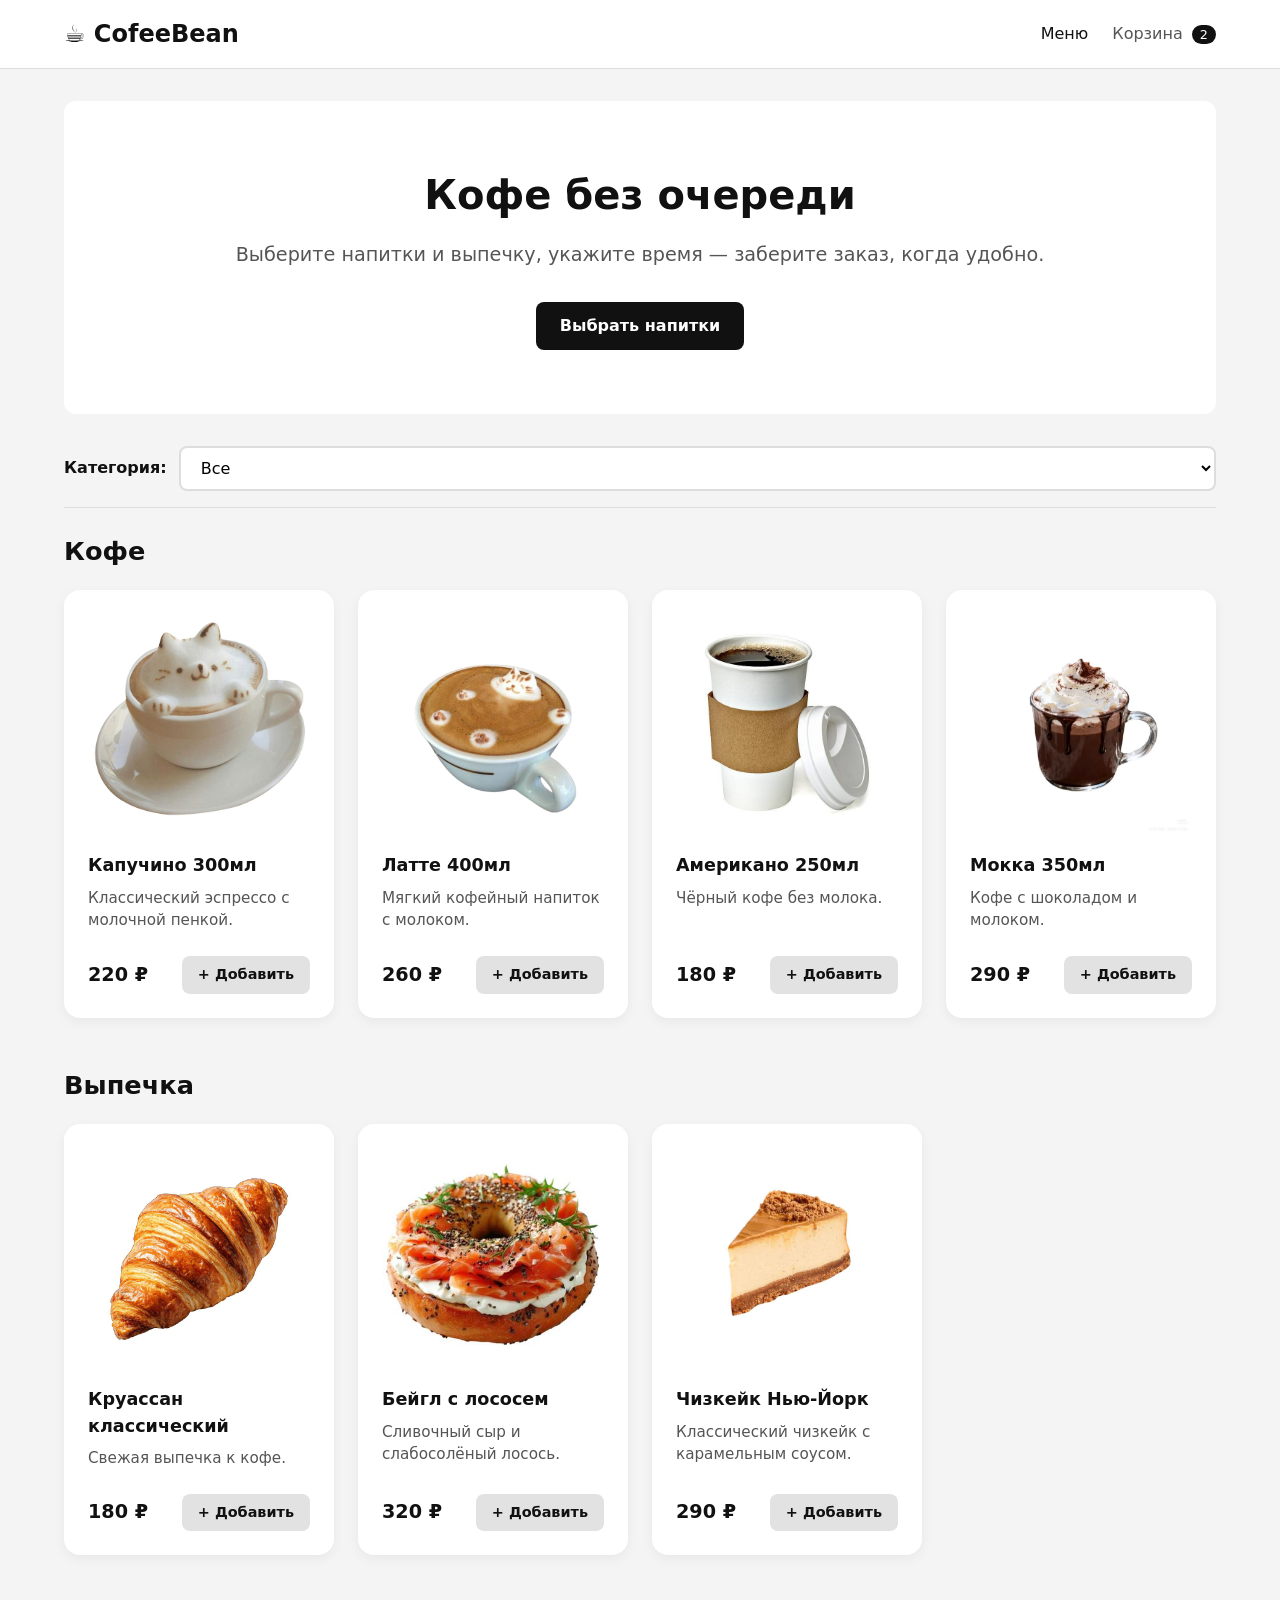
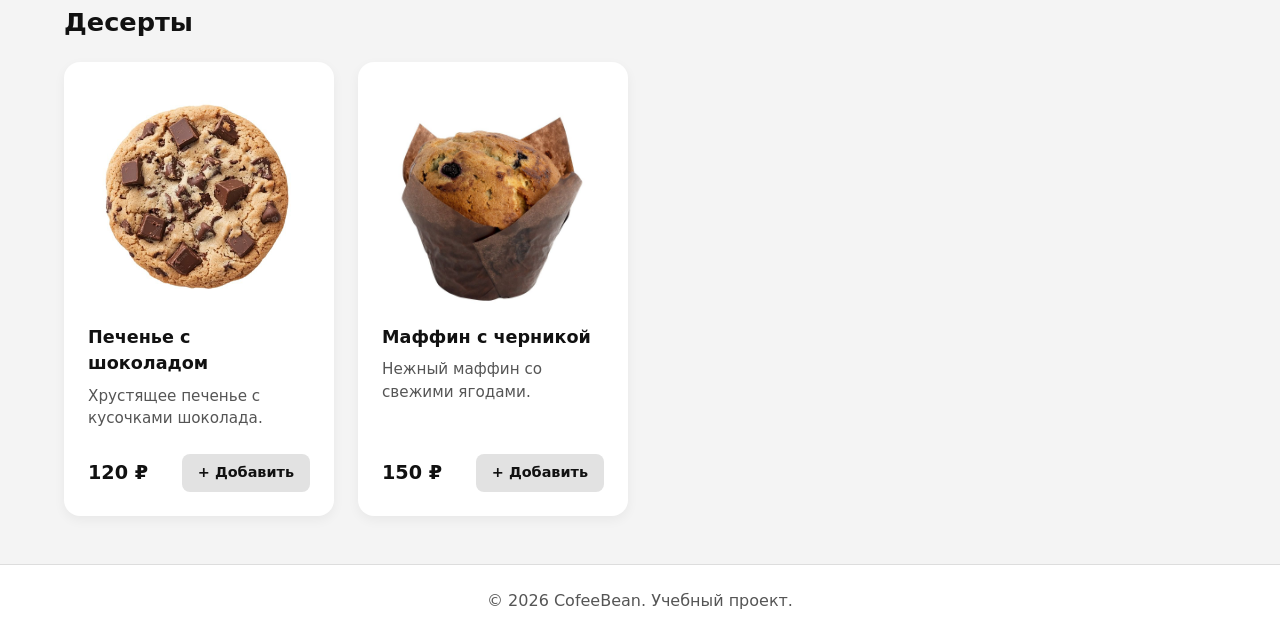
<file: index.html>
<!DOCTYPE html>
<html lang="ru">
<head>
  <meta charset="UTF-8">
  <meta name="viewport" content="width=device-width, initial-scale=1.0">
  <title>Кофейня CofeeBean — Меню</title>
  <link rel="stylesheet" href="style.css">
</head>
<body>
  <header class="site-header">
    <div class="container header-inner">
      <a href="index.html" class="logo">☕ CofeeBean</a>
      <nav class="main-nav">
        <a href="index.html" class="active">Меню</a>
        <a href="cart.html" class="cart-link">Корзина <span class="badge">2</span></a>
      </nav>
    </div>
  </header>

  <main class="container">
    <section class="hero">
      <h1>Кофе без очереди</h1>
      <p>Выберите напитки и выпечку, укажите время — заберите заказ, когда удобно.</p>
      <a href="#menu" class="btn btn-primary">Выбрать напитки</a>
    </section>

    <!-- Твой выпадающий список -->
    <section class="filter-section">
      <label for="category-filter">Категория:</label>
      <select id="category-filter" name="category">
        <option value="all">Все</option>
        <option value="coffee">Кофе</option>
        <option value="bakery">Выпечка</option>
        <option value="desserts">Десерты</option>
      </select>
    </section>

    <!-- Секция: Кофе -->
    <section id="coffee" class="menu-section">
      <h2>Кофе</h2>
      <div class="grid-cards">
        <article class="card">
          <img src="images/11796daee867e1553b3d991bfcaa5bfa.jpg" alt="Капучино" class="card-img">
          <h3>Капучино 300мл</h3>
          <p>Классический эспрессо с молочной пенкой.</p>
          <div class="card-bottom">
            <span class="price">220 ₽</span>
            <a href="cart.html" class="btn btn-small">+ Добавить</a>
          </div>
        </article>
        <article class="card">
          <img src="images/b919640f1c56140a786569c09f445da8.jpg" alt="Латте" class="card-img">
          <h3>Латте 400мл</h3>
          <p>Мягкий кофейный напиток с молоком.</p>
          <div class="card-bottom">
            <span class="price">260 ₽</span>
            <a href="cart.html" class="btn btn-small">+ Добавить</a>
          </div>
        </article>
        <article class="card">
          <img src="images/708e096c5f758bf6b2bc635ba0224aee.jpg" alt="Американо" class="card-img">
          <h3>Американо 250мл</h3>
          <p>Чёрный кофе без молока.</p>
          <div class="card-bottom">
            <span class="price">180 ₽</span>
            <a href="cart.html" class="btn btn-small">+ Добавить</a>
          </div>
        </article>
        <article class="card">
          <img src="images/02ba208f19c03f80946998dfc3d722f1.jpg" alt="Мокка" class="card-img">
          <h3>Мокка 350мл</h3>
          <p>Кофе с шоколадом и молоком.</p>
          <div class="card-bottom">
            <span class="price">290 ₽</span>
            <a href="cart.html" class="btn btn-small">+ Добавить</a>
          </div>
        </article>
      </div>
    </section>

    <!-- Секция: Выпечка -->
    <section id="bakery" class="menu-section">
      <h2>Выпечка</h2>
      <div class="grid-cards">
        <article class="card">
          <img src="images/круассан.jpg" alt="Круассан" class="card-img">
          <h3>Круассан классический</h3>
          <p>Свежая выпечка к кофе.</p>
          <div class="card-bottom">
            <span class="price">180 ₽</span>
            <a href="cart.html" class="btn btn-small">+ Добавить</a>
          </div>
        </article>
        <article class="card">
          <img src="images/бейгл.jpg" alt="Бейгл с лососем" class="card-img">
          <h3>Бейгл с лососем</h3>
          <p>Сливочный сыр и слабосолёный лосось.</p>
          <div class="card-bottom">
            <span class="price">320 ₽</span>
            <a href="cart.html" class="btn btn-small">+ Добавить</a>
          </div>
        </article>
        <article class="card">
          <img src="images/чизкейк.jpg" alt="Чизкейк" class="card-img">
          <h3>Чизкейк Нью-Йорк</h3>
          <p>Классический чизкейк с карамельным соусом.</p>
          <div class="card-bottom">
            <span class="price">290 ₽</span>
            <a href="cart.html" class="btn btn-small">+ Добавить</a>
          </div>
        </article>
      </div>
    </section>

    <!-- Секция: Десерты -->
    <section id="desserts" class="menu-section">
      <h2>Десерты</h2>
      <div class="grid-cards">
        <article class="card">
          <img src="images/печенько.jpg" alt="Печенье" class="card-img">
          <h3>Печенье с шоколадом</h3>
          <p>Хрустящее печенье с кусочками шоколада.</p>
          <div class="card-bottom">
            <span class="price">120 ₽</span>
            <a href="cart.html" class="btn btn-small">+ Добавить</a>
          </div>
        </article>
        <article class="card">
          <img src="images/маффин.jpg" alt="Маффин" class="card-img">
          <h3>Маффин с черникой</h3>
          <p>Нежный маффин со свежими ягодами.</p>
          <div class="card-bottom">
            <span class="price">150 ₽</span>
            <a href="cart.html" class="btn btn-small">+ Добавить</a>
          </div>
        </article>
      </div>
    </section>
  </main>

  <footer class="site-footer">
    <div class="container">
      <p>© 2026 CofeeBean. Учебный проект.</p>
    </div>
  </footer>
</body>
</html>
</file>
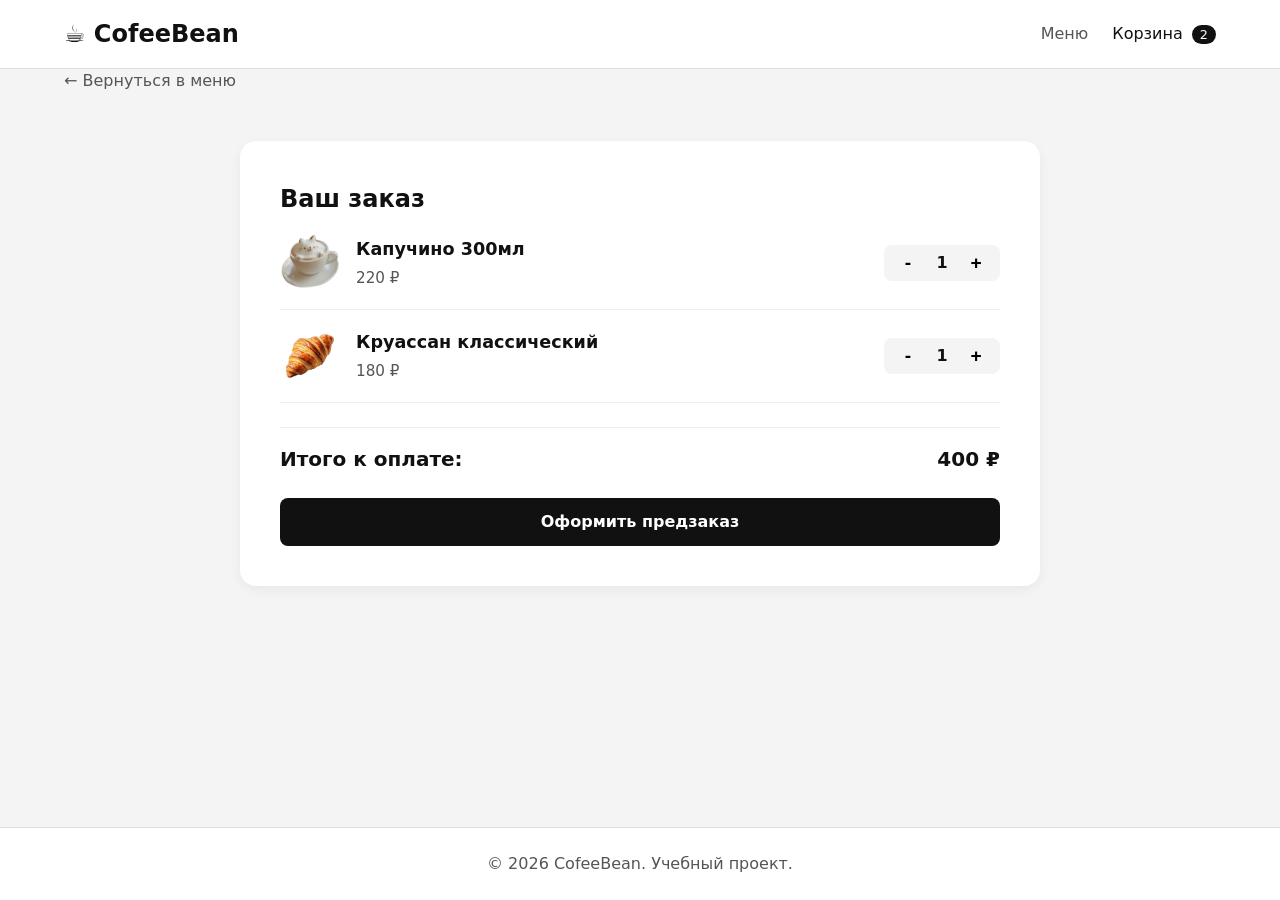
<file: cart.html>
<!DOCTYPE html>
<html lang="ru">
<head>
  <meta charset="UTF-8">
  <meta name="viewport" content="width=device-width, initial-scale=1.0">
  <title>Корзина — CofeeBean</title>
  <link rel="stylesheet" href="style.css">
</head>
<body>
  <header class="site-header">
    <div class="container header-inner">
      <a href="index.html" class="logo">☕ CofeeBean</a>
      <nav class="main-nav">
        <a href="index.html">Меню</a>
        <a href="cart.html" class="cart-link active">Корзина <span class="badge">2</span></a>
      </nav>
    </div>
  </header>

  <main class="container">
    <a href="index.html" class="back-link">← Вернуться в меню</a>
    
    <section class="panel">
      <h1>Ваш заказ</h1>
      
      <ul class="cart-list">
        <li class="cart-item">
          <img src="images/11796daee867e1553b3d991bfcaa5bfa.jpg" alt="Капучино" class="cart-img">
          <div class="cart-info">
            <h4>Капучино 300мл</h4>
            <span>220 ₽</span>
          </div>
          <div class="quantity-controls">
            <button class="qty-btn">-</button>
            <span class="qty-num">1</span>
            <button class="qty-btn">+</button>
          </div>
        </li>
        <li class="cart-item">
          <img src="images/круассан.jpg" alt="Круассан" class="cart-img">
          <div class="cart-info">
            <h4>Круассан классический</h4>
            <span>180 ₽</span>
          </div>
          <div class="quantity-controls">
            <button class="qty-btn">-</button>
            <span class="qty-num">1</span>
            <button class="qty-btn">+</button>
          </div>
        </li>
      </ul>

      <div class="cart-total">
        <strong>Итого к оплате:</strong>
        <strong>400 ₽</strong>
      </div>

      <a href="checkout.html" class="btn btn-primary btn-full">Оформить предзаказ</a>
    </section>
  </main>

  <footer class="site-footer">
    <div class="container">
      <p>© 2026 CofeeBean. Учебный проект.</p>
    </div>
  </footer>
</body>
</html>
</file>
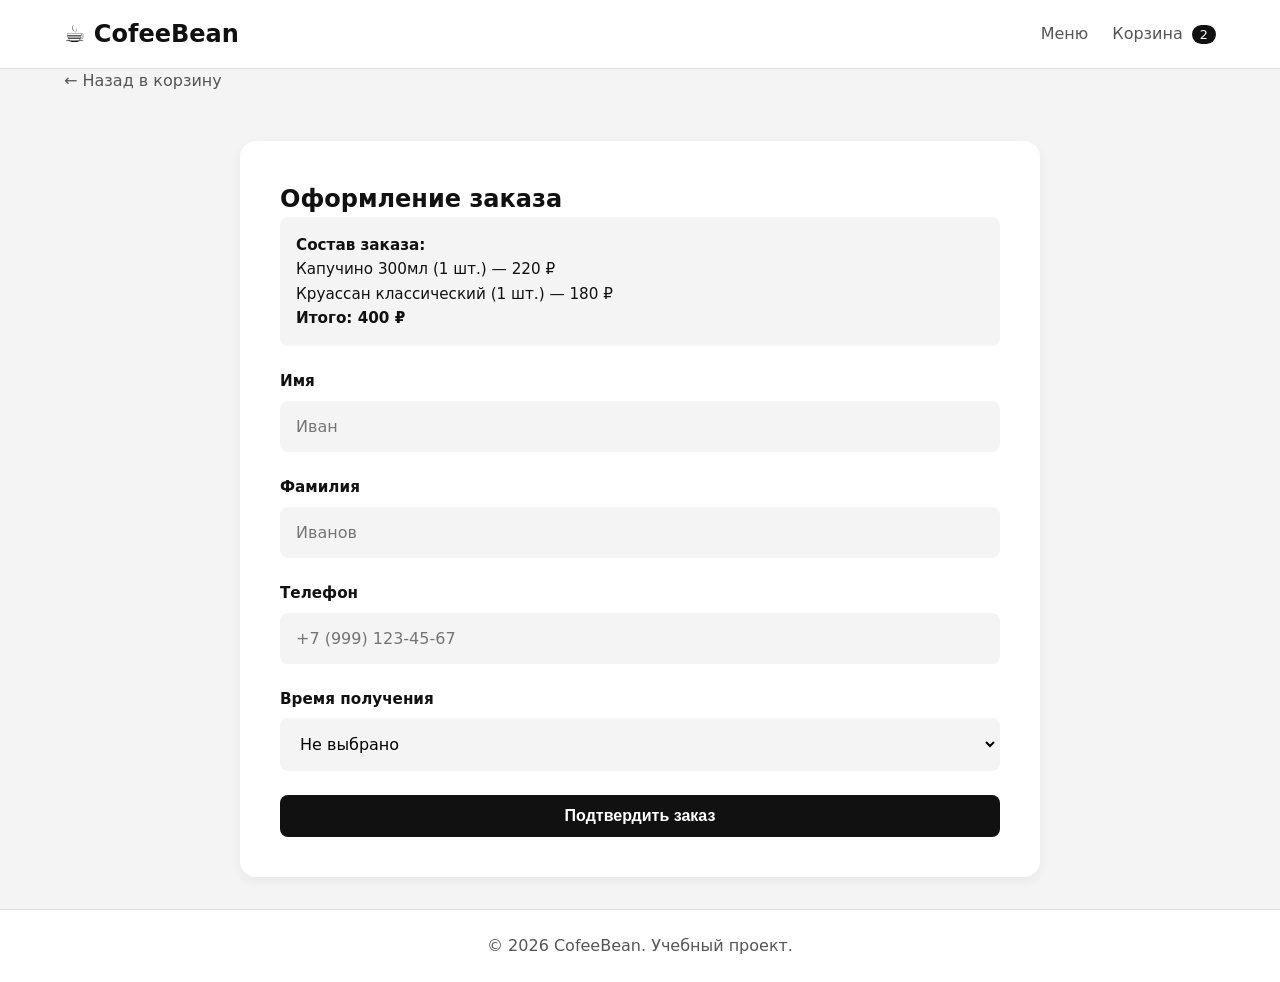
<file: checkout.html>
<!DOCTYPE html>
<html lang="ru">
<head>
  <meta charset="UTF-8">
  <meta name="viewport" content="width=device-width, initial-scale=1.0">
  <title>Оформление заказа — CofeeBean</title>
  <link rel="stylesheet" href="style.css">
</head>
<body>
  <header class="site-header">
    <div class="container header-inner">
      <a href="index.html" class="logo">☕ CofeeBean</a>
      <nav class="main-nav">
        <a href="index.html">Меню</a>
        <a href="cart.html" class="cart-link">Корзина <span class="badge">2</span></a>
      </nav>
    </div>
  </header>

  <main class="container">
    <a href="cart.html" class="back-link">← Назад в корзину</a>

    <section class="panel form-panel">
      <h1>Оформление заказа</h1>
      
      <div class="order-summary">
        <strong>Состав заказа:</strong><br>
        Капучино 300мл (1 шт.) — 220 ₽<br>
        Круассан классический (1 шт.) — 180 ₽<br>
        <strong>Итого: 400 ₽</strong>
      </div>

      <form action="result.html" method="get" class="form">
        
        <div class="field">
          <label for="firstname">Имя</label>
          <!-- id="firstname" (уникальный) -->
          <input type="text" id="firstname" name="firstname" required 
                 pattern="^[А-Яа-яЁёA-Za-z\-]+$" 
                 minlength="2" 
                 placeholder="Иван">
          <div class="error-text">! Введите имя (только буквы, минимум 2)</div>
        </div>

        <div class="field">
          <label for="lastname">Фамилия</label>
          <!-- id="lastname" (уникальный) -->
          <input type="text" id="lastname" name="lastname" required 
                 pattern="^[А-Яа-яЁёA-Za-z\-]+$" 
                 minlength="2" 
                 placeholder="Иванов">
          <div class="error-text">! Введите фамилию (только буквы, минимум 2)</div>
        </div>

         <div class="field">
          <label for="phone">Телефон</label>
          <!-- Жесткая проверка: только цифры, пробелы, скобки и дефисы -->
          <input type="tel" id="phone" name="phone" required 
                 pattern="[0-9\s\-\(\)\+]+" 
                 minlength="10"
                 maxlength="18"
                 title="Введите номер телефона (только цифры, например: +7 999 123-45-67)"
                 placeholder="+7 (999) 123-45-67">
          <div class="error-text">! Введите корректный номер телефона</div>
        </div>

        <div class="field">
          <!-- label связан с select через for="time" -->
          <label for="time">Время получения</label>
          <select id="time" name="time" required>
            <option value="" disabled selected>Не выбрано</option>
            <option value="15:10">15:10</option>
            <option value="15:30">15:30</option>
            <option value="16:00">16:00</option>
            <option value="16:30">16:30</option>
          </select>
          <div class="error-text">! E2: Выберите время получения</div>
        </div>

        <button type="submit" class="btn btn-primary btn-full">Подтвердить заказ</button>
      </form>
    </section>
  </main>

  <footer class="site-footer">
    <div class="container">
      <p>© 2026 CofeeBean. Учебный проект.</p>
    </div>
  </footer>
</body>
</html>
</file>
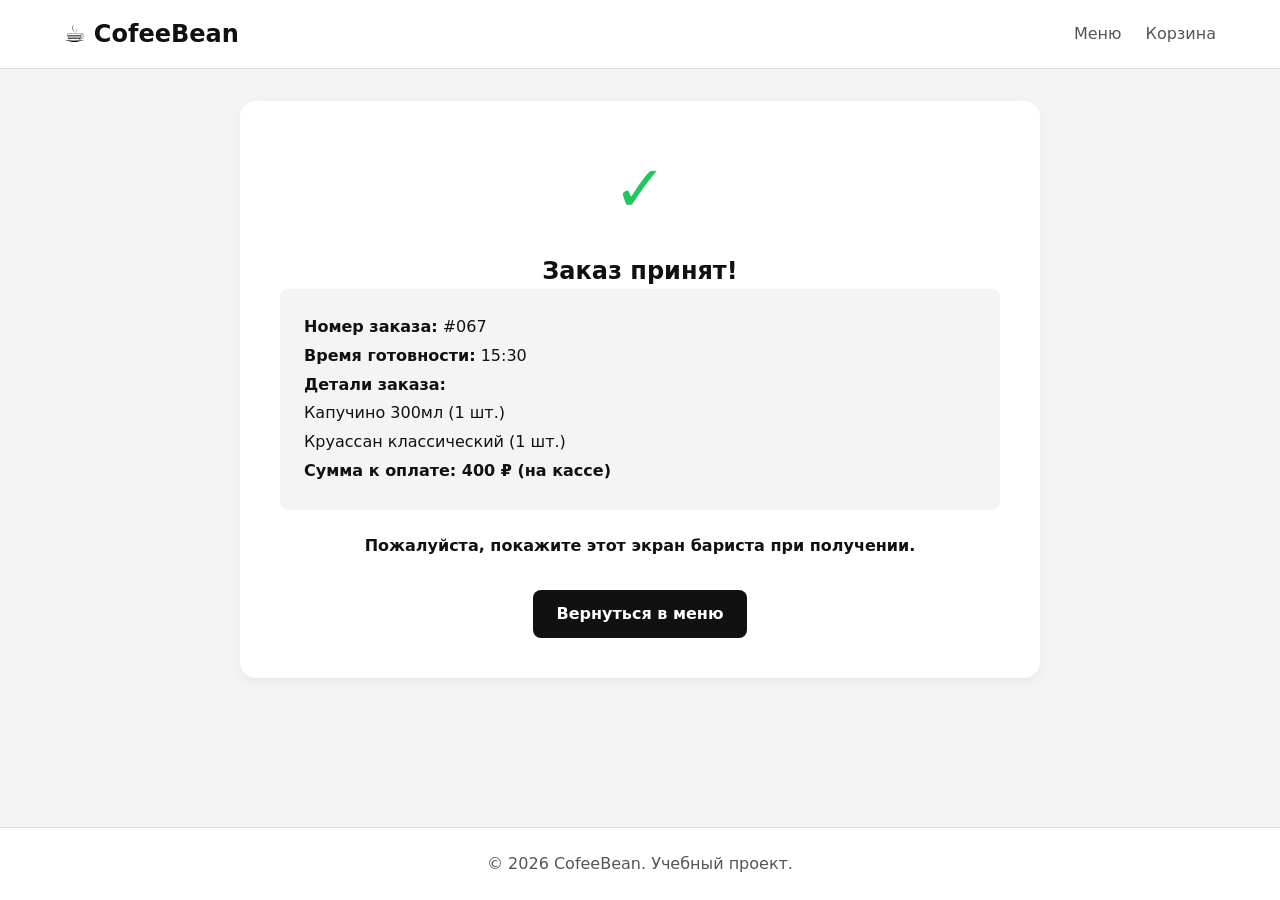
<file: result.html>
<!DOCTYPE html>
<html lang="ru">
<head>
  <meta charset="UTF-8">
  <meta name="viewport" content="width=device-width, initial-scale=1.0">
  <title>Заказ принят — CofeeBean</title>
  <link rel="stylesheet" href="style.css">
</head>
<body>
  <header class="site-header">
    <div class="container header-inner">
      <a href="index.html" class="logo">☕ CofeeBean</a>
      <nav class="main-nav">
        <a href="index.html">Меню</a>
        <a href="cart.html" class="cart-link">Корзина</a>
      </nav>
    </div>
  </header>

  <main class="container">
    <section class="panel result-panel">
      <!-- Галочка успеха -->
      <div class="success-icon">✓</div>
      
      <h1>Заказ принят!</h1>
      
      
      <!-- Детали заказа -->
      <div class="order-details">
        <p><strong>Номер заказа:</strong> #067</p>
        <p><strong>Время готовности:</strong> 15:30</p>
        <p><strong>Детали заказа:</strong><br>
        Капучино 300мл (1 шт.)<br>
        Круассан классический (1 шт.)<br>
        <strong>Сумма к оплате: 400 ₽ (на кассе)</strong></p>
      </div>

      <p class="instruction">Пожалуйста, покажите этот экран бариста при получении.</p>
      
      <!-- Кнопка возврата -->
      <a href="index.html" class="btn btn-primary">Вернуться в меню</a>
    </section>
  </main>

  <footer class="site-footer">
    <div class="container">
      <p>© 2026 CofeeBean. Учебный проект.</p>
    </div>
  </footer>
</body>
</html>
</file>
<file: style.css>
:root {
  --bg: #f4f4f4;
  --surface: #ffffff;
  --text: #111111;
  --text-muted: #555555;
  --brand: #3e2723;
  --brand-light: #e2e2e2;
  --error: #b91c1c;
  --focus: #2563eb;
  --radius: 12px;
}

* {
  box-sizing: border-box;
  margin: 0;
  padding: 0;
}

body {
  font-family: system-ui, -apple-system, "Segoe UI", Roboto, sans-serif;
  background-color: var(--bg);
  color: var(--text);
  line-height: 1.5;
  display: flex;
  flex-direction: column;
  min-height: 100vh;
}

/* Контейнер для центрирования контента на ПК */
.container {
  width: 100%;
  max-width: 1200px;
  margin: 0 auto;
  padding: 0 24px;
}


.site-header {
  background-color: var(--surface);
  border-bottom: 1px solid #ddd;
  padding: 16px 0;
}

.header-inner {
  display: flex;
  justify-content: space-between;
  align-items: center;
}

.logo {
  font-size: 1.5rem;
  font-weight: 700;
  text-decoration: none;
  color: var(--text);
}

.main-nav {
  display: flex;
  gap: 24px;
}

.main-nav a {
  text-decoration: none;
  color: var(--text-muted);
  font-weight: 500;
  transition: color 0.2s;
}

.main-nav a.active,
.main-nav a:hover {
  color: var(--text);
}

.badge {
  background: var(--text);
  color: #fff;
  border-radius: 12px;
  padding: 2px 8px;
  font-size: 0.8rem;
  margin-left: 4px;
}


.hero {
  text-align: center;
  padding: 64px 0;
  background: var(--surface);
  border-radius: var(--radius);
  margin: 32px 0;
}

.hero h1 {
  font-size: 2.5rem;
  margin-bottom: 16px;
}

.hero p {
  font-size: 1.2rem;
  color: var(--text-muted);
  margin-bottom: 32px;
}


.filter-section {
  display: flex;
  align-items: center;
  gap: 12px;
  margin: 32px 0 24px;
  padding-bottom: 16px;
  border-bottom: 1px solid #ddd;
}

.filter-section label {
  font-weight: 600;
  font-size: 1rem;
  white-space: nowrap;
}

.filter-section select {
  padding: 10px 16px;
  border: 2px solid #ddd;
  border-radius: 8px;
  background: #fff;
  font-size: 1rem;
  font-family: inherit;
  cursor: pointer;
  min-width: 200px;
  transition: border-color 0.2s;
}

.filter-section select:hover {
  border-color: #999;
}

.filter-section select:focus-visible {
  outline: none;
  border-color: var(--focus);
}

.menu-section {
  margin-bottom: 48px;
}

.menu-section h2 {
  font-size: 1.6rem;
  margin-bottom: 20px;
}

.grid-cards {
  display: grid;
  grid-template-columns: repeat(auto-fill, minmax(260px, 1fr));
  gap: 24px;
}

.card {
  background: var(--surface);
  border-radius: 16px;
  padding: 24px;
  display: flex;
  flex-direction: column;
  box-shadow: 0 4px 12px rgba(0, 0, 0, 0.05);
  transition: transform 0.2s, box-shadow 0.2s;
}

.card:hover {
  transform: translateY(-4px);
  box-shadow: 0 8px 20px rgba(0, 0, 0, 0.1);
}


.card-img {
  width: 100%;
  height: auto; 
  display: block;
  border-radius: 12px;
  margin-bottom: 16px;
}

.card h3 {
  font-size: 1.1rem;
  margin-bottom: 8px;
}

.card p {
  color: var(--text-muted);
  font-size: 0.95rem;
  margin-bottom: 24px;
  flex-grow: 1;
}

.card-bottom {
  display: flex;
  justify-content: space-between;
  align-items: center;
}

.price {
  font-size: 1.2rem;
  font-weight: 700;
}


.btn {
  display: inline-block;
  padding: 12px 24px;
  border-radius: 8px;
  text-decoration: none;
  font-weight: 600;
  text-align: center;
  cursor: pointer;
  border: none;
  font-size: 1rem;
  transition: background 0.2s, transform 0.1s;
}

.btn:active {
  transform: scale(0.98);
}

.btn-primary {
  background: var(--text);
  color: #fff;
}

.btn-primary:hover {
  background: #333;
}

.btn-small {
  padding: 8px 16px;
  background: var(--brand-light);
  color: var(--text);
  font-size: 0.9rem;
}

.btn-small:hover {
  background: #d0d0d0;
}

.btn-full {
  width: 100%;
}


.panel {
  background: var(--surface);
  border-radius: 16px;
  padding: 40px;
  margin: 32px auto;
  box-shadow: 0 4px 12px rgba(0, 0, 0, 0.05);
  max-width: 800px;
}

.back-link {
  display: inline-block;
  margin-bottom: 16px;
  color: var(--text-muted);
  text-decoration: none;
  font-weight: 500;
}

.back-link:hover {
  text-decoration: underline;
}


.cart-list {
  list-style: none;
  margin-bottom: 24px;
}

.cart-item {
  display: flex;
  justify-content: space-between;
  align-items: center;
  padding: 16px 0;
  border-bottom: 1px solid #eee;
  gap: 16px;
}

.cart-img {
  width: 60px;
  height: 60px;
  object-fit: cover;
  border-radius: 8px;
  background-color: var(--bg);
}

.cart-info {
  flex-grow: 1;
}

.cart-info h4 {
  font-size: 1.1rem;
  margin-bottom: 4px;
}

.cart-info span {
  color: var(--text-muted);
  font-size: 0.95rem;
}

.quantity-controls {
  display: flex;
  align-items: center;
  gap: 12px;
  background: var(--bg);
  padding: 6px 12px;
  border-radius: 8px;
}

.qty-btn {
  background: none;
  border: none;
  font-size: 1.2rem;
  font-weight: bold;
  cursor: pointer;
  width: 24px;
  height: 24px;
  display: flex;
  align-items: center;
  justify-content: center;
  border-radius: 4px;
  transition: background 0.2s;
}

.qty-btn:hover {
  background: rgba(0, 0, 0, 0.1);
}

.qty-num {
  font-weight: 600;
  min-width: 20px;
  text-align: center;
}

.cart-total {
  display: flex;
  justify-content: space-between;
  font-size: 1.25rem;
  margin-bottom: 24px;
  padding-top: 16px;
  border-top: 1px solid #eee;
}


.order-summary {
  background: var(--bg);
  padding: 16px;
  border-radius: 8px;
  margin-bottom: 24px;
  font-size: 0.95rem;
  line-height: 1.6;
}

.form {
  display: flex;
  flex-direction: column;
  gap: 24px;
}

.form-row {
  display: grid;
  grid-template-columns: 1fr 1fr;
  gap: 16px;
}

.field {
  display: flex;
  flex-direction: column;
  gap: 8px;
}

.field label {
  font-weight: 600;
  font-size: 0.95rem;
}

input,
select {
  width: 100%;
  padding: 14px;
  border: 2px solid transparent;
  border-radius: 8px;
  background: var(--bg);
  font-size: 1rem;
  font-family: inherit;
  transition: border-color 0.2s, background 0.2s;
}

input:focus-visible,
select:focus-visible {
  outline: none;
  border-color: var(--focus);
  background: var(--surface);
}


input:user-invalid,
select:user-invalid {
  border-color: var(--error);
  background: #fff5f5;
}

/* Текст ошибки (E2) */
.error-text {
  color: var(--error);
  font-size: 0.85rem;
  display: none;
}

select:user-invalid + .error-text {
  display: block;
}


.result-panel {
  text-align: center;
}

.success-icon {
  font-size: 4rem;
  color: #22c55e;
  margin-bottom: 16px;
}

.demo-note {
  background: #fff7e6;
  border: 1px solid #f5c26b;
  padding: 12px;
  border-radius: 8px;
  margin-bottom: 24px;
  font-size: 0.9rem;
  color: #8a6d3b;
}

.order-details {
  background: var(--bg);
  border-radius: 8px;
  padding: 24px;
  text-align: left;
  margin-bottom: 24px;
  line-height: 1.8;
}

.instruction {
  font-weight: 600;
  margin-bottom: 32px;
}


.site-footer {
  background: var(--surface);
  border-top: 1px solid #ddd;
  padding: 24px 0;
  margin-top: auto;
  text-align: center;
  color: var(--text-muted);
}


@media (max-width: 768px) {
  .hero h1 {
    font-size: 1.8rem;
  }
  
  .hero p {
    font-size: 1rem;
  }
  
  .panel {
    padding: 24px;
  }
  
  .form-row {
    grid-template-columns: 1fr;
  }
  
  .header-inner {
    flex-direction: column;
    gap: 12px;
  }
}

@media (max-width: 480px) {
  .container {
    padding: 0 16px;
  }
  
  .hero {
    padding: 32px 16px;
  }
  
  .filter-section {
    flex-direction: column;
    align-items: stretch;
    gap: 8px;
  }
  
  .filter-section select {
    width: 100%;
  }
  
  .cart-item {
    flex-wrap: wrap;
  }
}
</file>
